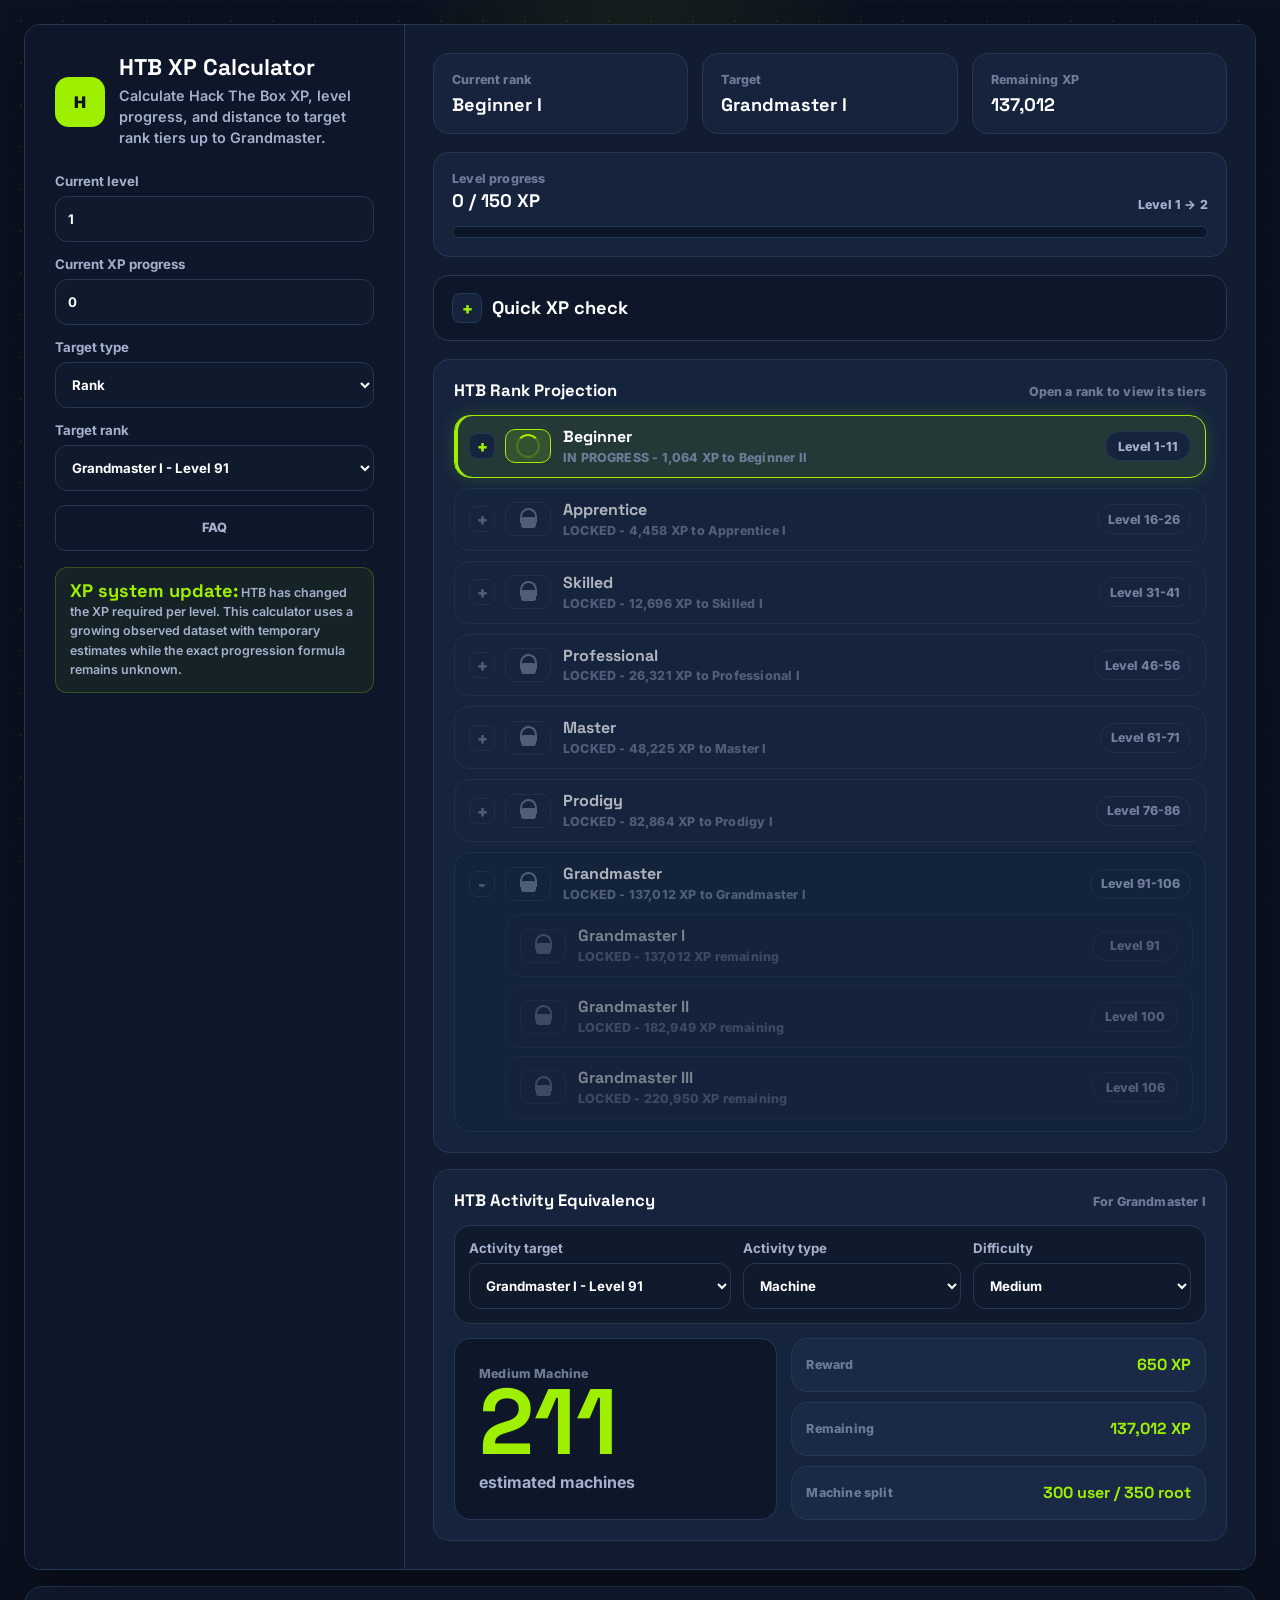
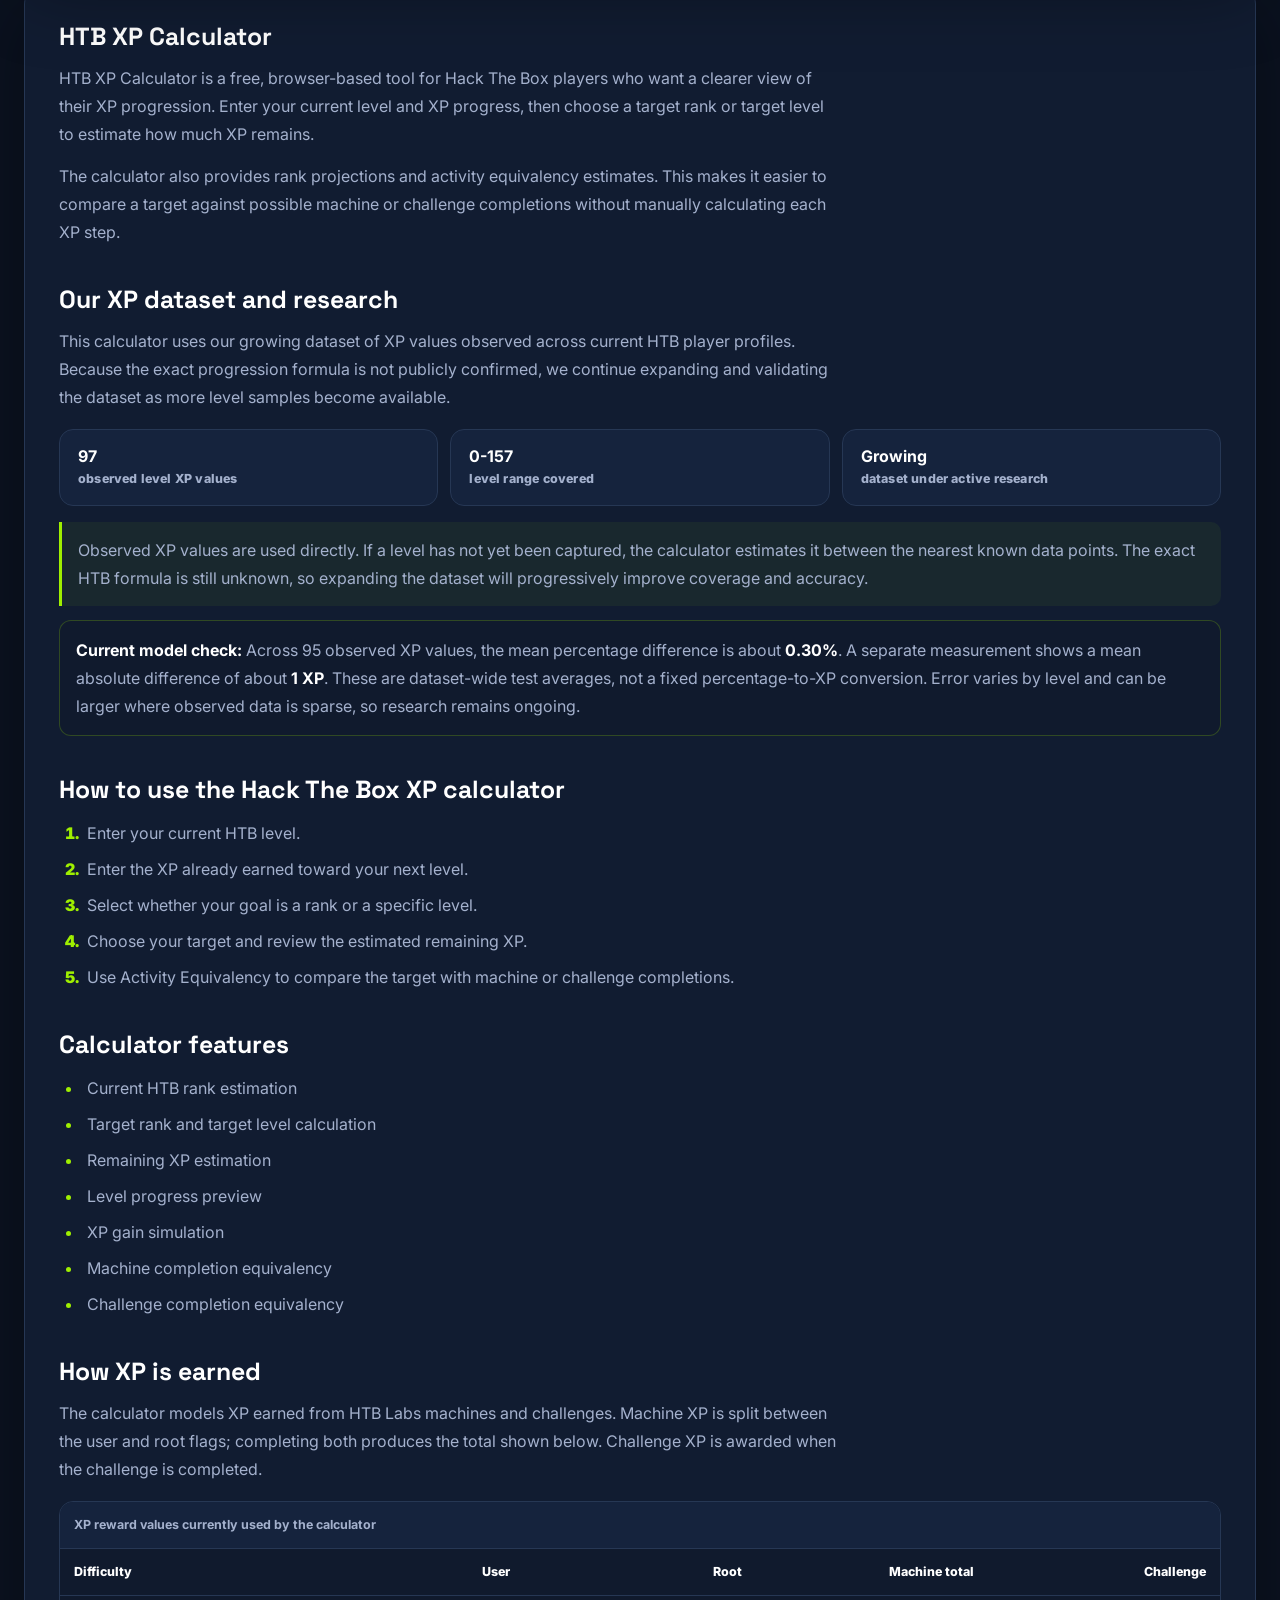
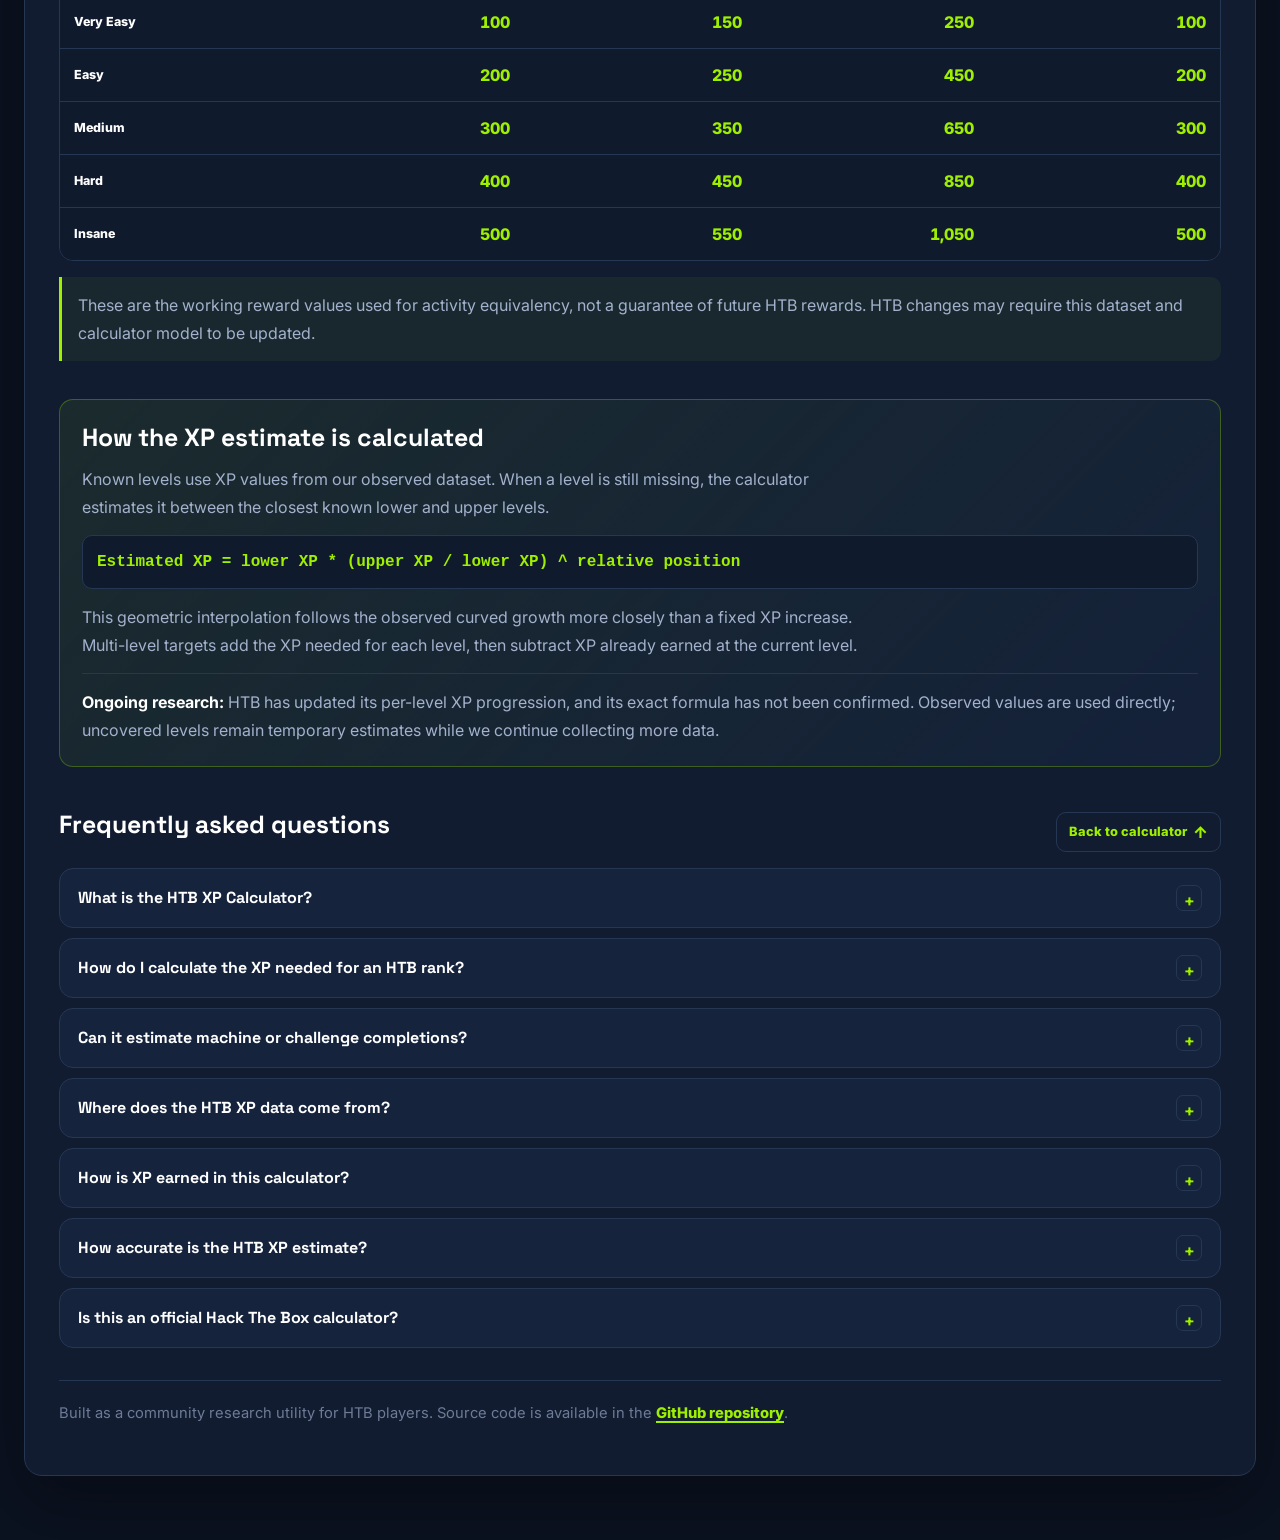
<file: index.html>
<!doctype html>
<html lang="en">
  <head>
    <meta charset="utf-8">
    <meta name="viewport" content="width=device-width, initial-scale=1">

    <title>HTB XP Calculator – Hack The Box Rank & Level Calculator</title>
    <meta
      name="description"
      content="HTB XP Calculator estimates Hack The Box level progress, remaining XP, target ranks, and activity equivalents using an actively researched XP dataset."
    >
    <meta name="author" content="Gokong">
    <meta name="robots" content="index, follow, max-image-preview:large">
    <meta name="theme-color" content="#0b1220">

    <link
      rel="canonical"
      href="https://gokongggggggg.github.io/htb-xp-calculator/"
    >

    <meta property="og:type" content="website">
    <meta property="og:site_name" content="HTB XP Calculator">
    <meta
      property="og:title"
      content="HTB XP Calculator – Rank, Level & XP Progress"
    >
    <meta
      property="og:description"
      content="Estimate Hack The Box level progress, remaining XP, target ranks, and activity equivalents with a growing, actively researched XP dataset."
    >
    <meta
      property="og:url"
      content="https://gokongggggggg.github.io/htb-xp-calculator/"
    >

    <meta name="twitter:card" content="summary">
    <meta
      name="twitter:title"
      content="HTB XP Calculator – Rank, Level & XP Progress"
    >
    <meta
      name="twitter:description"
      content="Calculate HTB level progress, remaining XP, target ranks, and activity equivalents using a growing XP dataset."
    >

    <link rel="preconnect" href="https://fonts.googleapis.com">
    <link rel="preconnect" href="https://fonts.gstatic.com" crossorigin>
    <link
      href="https://fonts.googleapis.com/css2?family=Inter:wght@500;600;700;800;900&family=Space+Grotesk:wght@600;700&display=swap"
      rel="stylesheet"
    >
    <link rel="stylesheet" href="styles.css?v=20260711-2">

    <script type="application/ld+json">
    {
      "@context": "https://schema.org",
      "@type": "WebApplication",
      "name": "HTB XP Calculator",
      "url": "https://gokongggggggg.github.io/htb-xp-calculator/",
      "description": "A community-researched calculator for estimating Hack The Box XP, level progress, target ranks, and activity equivalents with a growing observed dataset.",
      "applicationCategory": "UtilitiesApplication",
      "operatingSystem": "Any",
      "browserRequirements": "Requires JavaScript",
      "isAccessibleForFree": true,
      "author": {
        "@type": "Person",
        "name": "Gokong"
      }
    }
    </script>

    <script type="application/ld+json">
    {
      "@context": "https://schema.org",
      "@type": "FAQPage",
      "mainEntity": [
        {
          "@type": "Question",
          "name": "What is the HTB XP Calculator?",
          "acceptedAnswer": {
            "@type": "Answer",
            "text": "The HTB XP Calculator is a community-researched tool for estimating Hack The Box XP progress, remaining XP, target levels, target ranks, and activity equivalents."
          }
        },
        {
          "@type": "Question",
          "name": "How do I calculate the XP needed for an HTB rank?",
          "acceptedAnswer": {
            "@type": "Answer",
            "text": "Enter your current level and current XP progress, select Rank as the target type, and choose the rank you want to reach. The calculator displays the estimated remaining XP."
          }
        },
        {
          "@type": "Question",
          "name": "Can this calculator estimate machine or challenge completions?",
          "acceptedAnswer": {
            "@type": "Answer",
            "text": "Yes. The Activity Equivalency section estimates how many machines or challenges of a selected difficulty may be needed to reach the chosen target."
          }
        },
        {
          "@type": "Question",
          "name": "Where does the HTB XP data come from?",
          "acceptedAnswer": {
            "@type": "Answer",
            "text": "The calculator uses a growing dataset of XP values observed across current HTB player profiles. Known values are used directly, while uncovered levels use temporary estimates until more data is collected."
          }
        },
        {
          "@type": "Question",
          "name": "How is XP earned in this calculator?",
          "acceptedAnswer": {
            "@type": "Answer",
            "text": "The calculator models XP from HTB Labs machine user and root flags and from completed challenges. Reward values vary by difficulty and are used to estimate activity equivalents."
          }
        },
        {
          "@type": "Question",
          "name": "How accurate is the HTB XP estimate?",
          "acceptedAnswer": {
            "@type": "Answer",
            "text": "An internal cross-check across 95 observed XP values currently shows a mean percentage difference of about 0.30% and a separate mean absolute difference of about 1 XP. These are dataset-wide test averages, not a fixed conversion rule. Error varies by level and can be larger where observed data is sparse."
          }
        },
        {
          "@type": "Question",
          "name": "Is this an official Hack The Box tool?",
          "acceptedAnswer": {
            "@type": "Answer",
            "text": "No. This is an independent community project and is not affiliated with or endorsed by Hack The Box."
          }
        }
      ]
    }
    </script>
  </head>

  <body>
    <main class="app-shell">
      <section id="calculator" class="workspace" aria-label="HTB XP calculator">
        <aside class="control-panel">
          <div class="brand-row">
            <div class="mark" aria-hidden="true">H</div>
            <div>
              <h1>HTB XP Calculator</h1>
              <p>
                Calculate Hack The Box XP, level progress, and distance to
                target rank tiers up to Grandmaster.
              </p>
            </div>
          </div>

          <form id="calculatorForm" class="form-grid">
            <label>
              Current level
              <input
                id="currentLevel"
                type="number"
                min="0"
                max="157"
                step="1"
                value="1"
                inputmode="numeric"
              >
            </label>

            <label>
              Current XP progress
              <input
                id="currentXp"
                type="number"
                min="0"
                step="1"
                value="0"
                inputmode="numeric"
              >
            </label>

            <label>
              Target type
              <select id="targetMode">
                <option value="rank">Rank</option>
                <option value="level">Level</option>
              </select>
            </label>

            <label id="goalRankField">
              Target rank
              <select id="goalSelect"></select>
            </label>

            <label id="goalLevelField" hidden>
              Target level
              <input
                id="goalLevel"
                type="number"
                min="1"
                max="157"
                step="1"
                value="91"
                inputmode="numeric"
              >
            </label>
          </form>

          <nav class="section-nav" aria-label="Page navigation">
            <a href="#faq">FAQ</a>
          </nav>

          <p class="research-notice">
            <strong>XP system update:</strong> HTB has changed the XP required
            per level. This calculator uses a growing observed dataset with
            temporary estimates while the exact progression formula remains unknown.
          </p>
        </aside>

        <section class="results-panel" aria-label="HTB XP calculation results">
          <div class="summary-strip" aria-label="Current progress summary">
            <div>
              <span>Current rank</span>
              <strong id="currentRank">Beginner I</strong>
            </div>
            <div>
              <span>Target</span>
              <strong id="targetRank">Grandmaster I</strong>
            </div>
            <div>
              <span>Remaining XP</span>
              <strong id="targetRemainingXp">0</strong>
            </div>
          </div>

          <div class="progress-area">
            <div class="progress-header">
              <div>
                <span>Level progress</span>
                <strong id="progressLabel">0 / 0 XP</strong>
              </div>
              <span id="levelRange">Level 16 → 17</span>
            </div>
            <div
              class="progress-track"
              role="progressbar"
              aria-label="Current level XP progress"
              aria-valuemin="0"
              aria-valuemax="100"
              aria-valuenow="0"
            >
              <div id="progressFill"></div>
            </div>
          </div>

          <details class="xp-preview">
            <summary aria-describedby="xpGainTooltip">
              <div>
                <strong>Quick XP check</strong>
              </div>
              <span id="xpGainTooltip" class="xp-tooltip" role="tooltip">
                <span aria-hidden="true">i</span>
                Preview your level after adding XP from the current state.
              </span>
            </summary>

            <div class="xp-preview-body">
              <label>
                Add XP
                <input
                  id="xpGain"
                  type="number"
                  min="0"
                  max="999999"
                  step="1"
                  value="1000"
                  inputmode="numeric"
                >
              </label>

              <div class="xp-preview-result">
                <div>
                  <span>After gain</span>
                  <strong id="xpGainLevel">Level 1</strong>
                </div>
                <div>
                  <span>Rank</span>
                  <strong id="xpGainRank">Beginner I</strong>
                </div>
                <div>
                  <span>Progress</span>
                  <strong id="xpGainProgress">0 / 0 XP</strong>
                </div>
              </div>
            </div>
          </details>

          <div class="content-grid">
            <section class="card wide">
              <div class="card-heading">
                <h2>HTB Rank Projection</h2>
                <span>Open a rank to view its tiers</span>
              </div>
              <div id="rankProjection" class="rank-list"></div>
            </section>

            <section class="card wide activity-card">
              <div class="card-heading">
                <h2>HTB Activity Equivalency</h2>
                <span id="equivalencyBase">For Grandmaster I</span>
              </div>

              <div
                class="activity-controls"
                aria-label="Activity equivalency controls"
              >
                <label>
                  Activity target
                  <select id="activityGoalSelect"></select>
                </label>

                <label>
                  Activity type
                  <select id="activityType">
                    <option value="machines">Machine</option>
                    <option value="challenges">Challenge</option>
                  </select>
                </label>

                <label>
                  Difficulty
                  <select id="activityDifficulty"></select>
                </label>
              </div>

              <div class="activity-result">
                <div class="activity-number">
                  <span id="activityRewardLabel">Medium Machine</span>
                  <strong id="activityCount">0</strong>
                  <p id="activityCountLabel">estimated machines</p>
                </div>
                <div id="activityBreakdown" class="metric-list"></div>
              </div>
            </section>
          </div>
        </section>
      </section>

      <section class="seo-content" aria-labelledby="about-calculator">
        <h2 id="about-calculator">HTB XP Calculator</h2>
        <p>
          HTB XP Calculator is a free, browser-based tool for Hack The Box
          players who want a clearer view of their XP progression. Enter your
          current level and XP progress, then choose a target rank or target
          level to estimate how much XP remains.
        </p>
        <p>
          The calculator also provides rank projections and activity
          equivalency estimates. This makes it easier to compare a target
          against possible machine or challenge completions without manually
          calculating each XP step.
        </p>

        <section class="research-section" aria-labelledby="dataset-heading">
          <h2 id="dataset-heading">Our XP dataset and research</h2>
          <p>
            This calculator uses our growing dataset of XP values observed
            across current HTB player profiles. Because the exact progression
            formula is not publicly confirmed, we continue expanding and
            validating the dataset as more level samples become available.
          </p>

          <div class="research-grid" aria-label="Dataset coverage">
            <div class="research-stat">
              <strong>97</strong>
              <span>observed level XP values</span>
            </div>
            <div class="research-stat">
              <strong>0-157</strong>
              <span>level range covered</span>
            </div>
            <div class="research-stat">
              <strong>Growing</strong>
              <span>dataset under active research</span>
            </div>
          </div>

          <p class="dataset-note">
            Observed XP values are used directly. If a level has not yet been
            captured, the calculator estimates it between the nearest known data
            points. The exact HTB formula is still unknown, so expanding the
            dataset will progressively improve coverage and accuracy.
          </p>

          <p class="accuracy-summary">
            <strong>Current model check:</strong> Across 95 observed XP values,
            the mean percentage difference is about <strong>0.30%</strong>. A
            separate measurement shows a mean absolute difference of about
            <strong>1 XP</strong>. These are dataset-wide test averages, not a
            fixed percentage-to-XP conversion. Error varies by level and can be
            larger where observed data is sparse, so research remains ongoing.
          </p>
        </section>

        <h2>How to use the Hack The Box XP calculator</h2>
        <ol>
          <li>Enter your current HTB level.</li>
          <li>Enter the XP already earned toward your next level.</li>
          <li>Select whether your goal is a rank or a specific level.</li>
          <li>Choose your target and review the estimated remaining XP.</li>
          <li>
            Use Activity Equivalency to compare the target with machine or
            challenge completions.
          </li>
        </ol>

        <h2>Calculator features</h2>
        <ul>
          <li>Current HTB rank estimation</li>
          <li>Target rank and target level calculation</li>
          <li>Remaining XP estimation</li>
          <li>Level progress preview</li>
          <li>XP gain simulation</li>
          <li>Machine completion equivalency</li>
          <li>Challenge completion equivalency</li>
        </ul>

        <section class="xp-earned-section" aria-labelledby="xp-earned-heading">
          <h2 id="xp-earned-heading">How XP is earned</h2>
          <p>
            The calculator models XP earned from HTB Labs machines and
            challenges. Machine XP is split between the user and root flags;
            completing both produces the total shown below. Challenge XP is
            awarded when the challenge is completed.
          </p>

          <div class="xp-table-wrap">
            <table class="xp-reward-table">
              <caption>XP reward values currently used by the calculator</caption>
              <thead>
                <tr>
                  <th scope="col">Difficulty</th>
                  <th scope="col">User</th>
                  <th scope="col">Root</th>
                  <th scope="col">Machine total</th>
                  <th scope="col">Challenge</th>
                </tr>
              </thead>
              <tbody>
                <tr><th scope="row">Very Easy</th><td>100</td><td>150</td><td>250</td><td>100</td></tr>
                <tr><th scope="row">Easy</th><td>200</td><td>250</td><td>450</td><td>200</td></tr>
                <tr><th scope="row">Medium</th><td>300</td><td>350</td><td>650</td><td>300</td></tr>
                <tr><th scope="row">Hard</th><td>400</td><td>450</td><td>850</td><td>400</td></tr>
                <tr><th scope="row">Insane</th><td>500</td><td>550</td><td>1,050</td><td>500</td></tr>
              </tbody>
            </table>
          </div>

          <p class="dataset-note">
            These are the working reward values used for activity equivalency,
            not a guarantee of future HTB rewards. HTB changes may require this
            dataset and calculator model to be updated.
          </p>
        </section>

        <section class="formula-note" aria-labelledby="formula-heading">
          <h2 id="formula-heading">How the XP estimate is calculated</h2>
          <p>
            Known levels use XP values from our observed dataset. When a level
            is still missing, the calculator estimates it between the closest
            known lower and upper levels.
          </p>
          <p class="formula-line">
            Estimated XP = lower XP * (upper XP / lower XP) ^ relative position
          </p>
          <p>
            This geometric interpolation follows the observed curved growth
            more closely than a fixed XP increase. Multi-level targets add the
            XP needed for each level, then subtract XP already earned at the current level.
          </p>
          <p class="accuracy-note">
            <strong>Ongoing research:</strong> HTB has updated its per-level XP
            progression, and its exact formula has not been confirmed. Observed
            values are used directly; uncovered levels remain temporary estimates
            while we continue collecting more data.
          </p>
        </section>

        <section id="faq" class="faq-section" aria-labelledby="faq-heading">
          <div class="faq-heading">
            <div>
              <h2 id="faq-heading">Frequently asked questions</h2>
            </div>
            <a href="#calculator">Back to calculator <span aria-hidden="true">↑</span></a>
          </div>

          <details class="faq-item">
            <summary>What is the HTB XP Calculator?</summary>
            <p>
              It is a community-made utility that estimates Hack The Box XP
              progress, target ranks, target levels, and activity equivalents from
              the values entered by the user.
            </p>
          </details>

          <details class="faq-item">
            <summary>How do I calculate the XP needed for an HTB rank?</summary>
            <p>
              Enter your current level and XP progress, select <strong>Rank</strong>
              as the target type, and choose the rank you want to reach. The
              remaining XP estimate updates automatically.
            </p>
          </details>

          <details class="faq-item">
            <summary>Can it estimate machine or challenge completions?</summary>
            <p>
              Yes. Select an activity target, activity type, and difficulty in the
              Activity Equivalency section. The result provides an estimated number
              of completions for the selected target.
            </p>
          </details>

          <details class="faq-item">
            <summary>Where does the HTB XP data come from?</summary>
            <p>
              The calculator uses a growing dataset of XP values observed across
              current HTB player profiles. Known values are used directly, while
              uncovered levels use temporary estimates until more data is collected.
            </p>
          </details>

          <details class="faq-item">
            <summary>How is XP earned in this calculator?</summary>
            <p>
              The model uses XP from HTB Labs machine user and root flags and
              from completed challenges. Reward values vary by difficulty and
              power the activity-equivalency estimate.
            </p>
          </details>

          <details class="faq-item">
            <summary>How accurate is the HTB XP estimate?</summary>
            <p>
              An internal cross-check across 95 observed XP values currently
              shows a mean percentage difference of about 0.30% and a separate
              mean absolute difference of about 1 XP. These are dataset-wide
              test averages, not a fixed conversion rule. Error varies by level
              and can be larger where observed data is sparse.
            </p>
          </details>

          <details class="faq-item">
            <summary>Is this an official Hack The Box calculator?</summary>
            <p>
              No. This is an independent community project and is not affiliated
              with or endorsed by Hack The Box. Estimates may change if the
              platform changes its XP or rank system.
            </p>
          </details>
        </section>

        <p class="seo-note">
          Built as a community research utility for HTB players. Source code is
          available in the
          <a
            href="https://github.com/Gokongggggggg/htb-xp-calculator"
            rel="noopener noreferrer"
          >GitHub repository</a>.
        </p>
      </section>
    </main>

    <noscript>
      <p class="noscript-message">
        This calculator requires JavaScript to calculate HTB XP progression.
      </p>
    </noscript>

    <script src="app.js?v=20260711-2"></script>
  </body>
</html>
</file>
<file: styles.css>
:root {
  --bg: #0b1220;
  --bg-secondary: #111c31;
  --surface: #15233d;
  --surface-raised: #192946;
  --surface-subtle: #101a2d;
  --border: #263754;
  --accent: #9fef00;
  --accent-hover: #b8ff2c;
  --text: #ffffff;
  --text-secondary: #a4b1cd;
  --text-muted: #6e7b96;
  --shadow: 0 24px 70px rgba(0, 0, 0, 0.34);
  color-scheme: dark;
  font-family: Inter, ui-sans-serif, system-ui, -apple-system, BlinkMacSystemFont, "Segoe UI", sans-serif;
  --font-display: "Space Grotesk", Inter, ui-sans-serif, system-ui, sans-serif;
}

* {
  box-sizing: border-box;
}

[hidden] {
  display: none !important;
}

body {
  position: relative;
  min-height: 100vh;
  margin: 0;
  background: var(--bg);
  color: var(--text);
  overflow-x: hidden;
  scroll-behavior: smooth;
}

body::before,
body::after {
  position: fixed;
  inset: 0;
  pointer-events: none;
  content: "";
}

body::before {
  z-index: -2;
  background:
    radial-gradient(circle at 50% 18%, rgba(159, 239, 0, 0.13), transparent 28%),
    radial-gradient(circle at 78% 72%, rgba(159, 239, 0, 0.055), transparent 24%),
    var(--bg);
}

body::after {
  z-index: -1;
  opacity: 0.48;
  background-image:
    radial-gradient(circle, rgba(159, 239, 0, 0.22) 1px, transparent 1px),
    linear-gradient(rgba(164, 177, 205, 0.045) 1px, transparent 1px),
    linear-gradient(90deg, rgba(164, 177, 205, 0.045) 1px, transparent 1px);
  background-position: 0 0, 0 0, 0 0;
  background-size: 42px 42px, 56px 56px, 56px 56px;
  animation: cyber-drift 42s linear infinite;
}

button,
input,
select {
  font: inherit;
}

.app-shell {
  position: relative;
  z-index: 0;
  width: min(1440px, 100%);
  min-height: 100vh;
  margin: 0 auto;
  padding: 24px;
}

.workspace {
  display: grid;
  grid-template-columns: minmax(300px, 380px) 1fr;
  min-height: calc(100vh - 48px);
  overflow: hidden;
  border: 1px solid var(--border);
  border-radius: 16px;
  background: var(--bg-secondary);
  box-shadow: var(--shadow);
  animation: rise-in 280ms ease both;
}

.control-panel {
  display: flex;
  flex-direction: column;
  gap: 24px;
  padding: 30px;
  border-right: 1px solid var(--border);
  background: #0d1729;
}

.brand-row {
  display: grid;
  grid-template-columns: 50px 1fr;
  gap: 14px;
  align-items: center;
}

.mark {
  display: grid;
  width: 50px;
  height: 50px;
  place-items: center;
  border: 1px solid rgba(159, 239, 0, 0.4);
  border-radius: 14px;
  background: var(--accent);
  color: #0b1220;
  font-weight: 950;
}

h1,
h2,
p {
  margin: 0;
}

h1 {
  font-family: var(--font-display);
  font-size: 1.42rem;
  font-weight: 700;
  line-height: 1.1;
  letter-spacing: 0;
}

.brand-row p {
  margin-top: 6px;
  color: var(--text-secondary);
  font-size: 0.9rem;
  font-weight: 600;
  line-height: 1.45;
}

.section-nav {
  display: flex;
  flex-wrap: wrap;
  gap: 8px;
  margin-top: -10px;
}

.section-nav a,
.faq-heading a {
  display: inline-flex;
  align-items: center;
  justify-content: center;
  min-height: 40px;
  padding: 0 12px;
  border: 1px solid var(--border);
  border-radius: 10px;
  color: var(--text-secondary);
  font-size: 0.8rem;
  font-weight: 800;
  text-decoration: none;
  transition: border-color 180ms ease, background 180ms ease, color 180ms ease;
}

.section-nav a {
  width: 100%;
  min-height: 46px;
}

.research-notice {
  margin: -8px 0 0;
  padding: 13px 14px;
  border: 1px solid rgba(159, 239, 0, 0.24);
  border-radius: 12px;
  background: rgba(159, 239, 0, 0.06);
  color: var(--text-secondary);
  font-size: 0.78rem;
  font-weight: 600;
  line-height: 1.55;
}

.research-notice strong {
  color: var(--accent);
}

.section-nav a:hover,
.section-nav a:focus-visible,
.faq-heading a:hover,
.faq-heading a:focus-visible {
  border-color: var(--accent);
  background: rgba(159, 239, 0, 0.1);
  color: var(--accent);
}

.faq-heading span {
  margin-left: 6px;
  color: currentColor;
  font-size: 1rem;
}

.form-grid {
  display: grid;
  gap: 14px;
}

label {
  display: grid;
  gap: 7px;
  color: var(--text-secondary);
  font-size: 0.83rem;
  font-weight: 700;
}

input,
select {
  width: 100%;
  height: 46px;
  border: 1px solid var(--border);
  border-radius: 12px;
  outline: 0;
  background: var(--surface-subtle);
  color: var(--text);
  font-weight: 700;
  padding: 0 12px;
  transition: border-color 160ms ease, box-shadow 160ms ease, background 160ms ease;
}

input:hover,
select:hover {
  border-color: var(--accent-hover);
  background: #122039;
}

input:focus,
select:focus {
  border-color: var(--accent);
  box-shadow: 0 0 0 3px rgba(159, 239, 0, 0.14);
}

span {
  color: var(--text-muted);
  font-size: 0.78rem;
  font-weight: 800;
  letter-spacing: 0.015em;
  text-transform: none;
}

.results-panel {
  display: flex;
  flex-direction: column;
  gap: 18px;
  padding: 28px;
  overflow: auto;
  background: var(--bg-secondary);
}

.summary-strip {
  display: grid;
  grid-template-columns: repeat(3, minmax(0, 1fr));
  gap: 14px;
}

.summary-strip > div,
.progress-area,
.card {
  border: 1px solid var(--border);
  border-radius: 16px;
  background: var(--surface);
  transition: border-color 180ms ease, box-shadow 180ms ease, transform 180ms ease, background 180ms ease;
}

.summary-strip > div:hover,
.progress-area:hover,
.card:hover {
  transform: translateY(-2px);
  border-color: #314461;
  box-shadow: 0 16px 38px rgba(0, 0, 0, 0.22);
}

.summary-strip > div {
  display: grid;
  gap: 8px;
  min-width: 0;
  padding: 18px;
}

strong {
  min-width: 0;
  overflow-wrap: anywhere;
  color: var(--text);
  font-family: var(--font-display);
  font-size: 1.14rem;
  font-weight: 700;
  line-height: 1.12;
}

.progress-area {
  padding: 18px;
}

.xp-preview {
  position: relative;
  z-index: 3;
  overflow: visible;
  border: 1px solid var(--border);
  border-radius: 16px;
  background: #0d1729;
}

.xp-preview summary {
  position: relative;
  display: grid;
  grid-template-columns: 28px minmax(160px, 1fr);
  align-items: center;
  gap: 12px;
  min-height: 64px;
  padding: 14px 18px;
  cursor: pointer;
  list-style: none;
}

.xp-preview summary::-webkit-details-marker {
  display: none;
}

.xp-preview summary::before {
  content: "+";
  display: inline-grid;
  grid-row: 1;
  grid-column: 1;
  width: 28px;
  height: 28px;
  place-items: center;
  border: 1px solid var(--border);
  border-radius: 8px;
  background: var(--surface);
  color: var(--accent);
  font-weight: 950;
}

.xp-preview[open] summary::before {
  content: "-";
}

.xp-preview summary > div:first-child {
  grid-row: 1;
  grid-column: 2;
}

.xp-tooltip {
  position: absolute;
  left: 18px;
  bottom: calc(100% + 8px);
  z-index: 10;
  display: inline-flex;
  align-items: center;
  gap: 8px;
  max-width: min(360px, calc(100vw - 40px));
  padding: 10px 12px 10px 10px;
  border: 1px solid rgba(159, 239, 0, 0.24);
  border-radius: 12px;
  background: linear-gradient(135deg, rgba(12, 22, 40, 0.96), rgba(20, 34, 57, 0.96));
  color: var(--text-secondary);
  box-shadow: 0 16px 36px rgba(0, 0, 0, 0.34), inset 0 1px 0 rgba(255, 255, 255, 0.04);
  font-size: 0.78rem;
  font-weight: 700;
  line-height: 1.35;
  opacity: 0;
  pointer-events: none;
  transform: translateY(4px);
  transition: opacity 160ms ease, transform 160ms ease, visibility 160ms ease;
  visibility: hidden;
}

.xp-tooltip::before {
  position: absolute;
  left: 18px;
  bottom: -6px;
  width: 10px;
  height: 10px;
  border-right: 1px solid rgba(159, 239, 0, 0.24);
  border-bottom: 1px solid rgba(159, 239, 0, 0.24);
  background: #101d31;
  content: "";
  transform: rotate(45deg);
}

.xp-tooltip > span {
  display: inline-grid;
  flex: 0 0 auto;
  width: 20px;
  height: 20px;
  place-items: center;
  border: 1px solid rgba(159, 239, 0, 0.32);
  border-radius: 50%;
  background: rgba(159, 239, 0, 0.1);
  color: var(--accent);
  font-family: var(--font-display);
  font-size: 0.78rem;
  font-weight: 700;
}

.xp-preview summary:hover .xp-tooltip,
.xp-preview summary:focus-visible .xp-tooltip {
  opacity: 1;
  transform: translateY(0);
  visibility: visible;
}

.xp-preview-body {
  display: grid;
  grid-template-columns: minmax(180px, 0.42fr) 1fr;
  gap: 14px;
  padding: 0 18px 18px;
}

.xp-preview-result {
  display: grid;
  grid-template-columns: repeat(3, minmax(0, 1fr));
  gap: 10px;
}

.xp-preview-result > div {
  display: grid;
  gap: 7px;
  min-width: 0;
  padding: 14px;
  border: 1px solid var(--border);
  border-radius: 14px;
  background: var(--surface-subtle);
}

.xp-preview-result strong {
  font-size: 1rem;
}

.progress-header {
  display: flex;
  align-items: end;
  justify-content: space-between;
  gap: 16px;
  margin-bottom: 14px;
}

.progress-header > div {
  display: grid;
  gap: 5px;
}

#levelRange {
  color: var(--text-secondary);
}

.progress-track {
  height: 12px;
  overflow: hidden;
  border-radius: 999px;
  background: #0c1628;
  border: 1px solid var(--border);
}

#progressFill {
  width: 0%;
  height: 100%;
  border-radius: inherit;
  background: var(--accent);
  transition: width 220ms ease;
}

.content-grid {
  display: grid;
  gap: 16px;
}

.card {
  padding: 20px;
}

.card-heading {
  display: flex;
  align-items: baseline;
  justify-content: space-between;
  gap: 16px;
  margin-bottom: 14px;
}

h2 {
  font-family: var(--font-display);
  font-size: 1.04rem;
  font-weight: 700;
  letter-spacing: 0;
}

.rank-list,
.metric-list {
  display: grid;
  gap: 10px;
}

.rank-group,
.rank-row,
.metric-row {
  border: 1px solid var(--border);
  border-radius: 16px;
  background: var(--surface-raised);
}

.rank-group {
  overflow: hidden;
  transition: border-color 180ms ease, background 180ms ease, box-shadow 180ms ease, transform 180ms ease, opacity 180ms ease;
}

.rank-group:hover {
  transform: translateY(-1px);
  border-color: rgba(159, 239, 0, 0.38);
}

.rank-group summary,
.rank-row,
.metric-row {
  display: grid;
  grid-template-columns: minmax(120px, 1fr) auto;
  align-items: center;
  gap: 12px;
  min-height: 54px;
  padding: 12px 14px;
}

.rank-group summary {
  grid-template-columns: 24px 46px minmax(120px, 1fr) auto;
  cursor: pointer;
  list-style: none;
}

.rank-group summary::-webkit-details-marker {
  display: none;
}

.rank-group summary::before {
  content: "+";
  display: inline-grid;
  width: 24px;
  height: 24px;
  place-items: center;
  border: 1px solid var(--border);
  border-radius: 8px;
  background: var(--surface);
  color: var(--accent);
  font-weight: 950;
  transition: border-color 180ms ease, color 180ms ease, background 180ms ease;
}

.rank-group[open] summary::before {
  content: "-";
  border-color: rgba(159, 239, 0, 0.42);
}

.status-icon {
  position: relative;
  display: inline-grid;
  width: 46px;
  height: 34px;
  place-items: center;
  border: 1px solid var(--border);
  border-radius: 10px;
  background: var(--surface);
  color: var(--text-muted);
  font-weight: 950;
}

.status-icon::before {
  display: block;
  content: "";
}

.tier-list {
  display: grid;
  gap: 8px;
  padding: 0 12px 12px 50px;
  animation: reveal 160ms ease both;
}

.tier-list .rank-row {
  grid-template-columns: 46px minmax(120px, 1fr) auto;
  background: #12203a;
}

.rank-group.is-complete,
.rank-row.is-complete {
  border-color: rgba(164, 177, 205, 0.28);
  background: rgba(164, 177, 205, 0.045);
}

.rank-group.is-complete .status-icon,
.rank-row.is-complete .status-icon {
  border-color: rgba(164, 177, 205, 0.22);
  background: rgba(164, 177, 205, 0.07);
  color: var(--text-secondary);
}

.rank-group.is-complete .status-icon::before,
.rank-row.is-complete .status-icon::before {
  content: "✓";
  color: var(--text-secondary);
  font-size: 1.1rem;
  line-height: 1;
}

.rank-group.is-complete .rank-meta strong,
.rank-row.is-complete .rank-meta strong {
  color: var(--text-secondary);
}

.rank-group.is-complete span,
.rank-row.is-complete span {
  color: var(--text-muted);
}

.rank-group.is-current,
.rank-row.is-current {
  border-color: var(--accent);
  background: rgba(159, 239, 0, 0.1);
  box-shadow: inset 3px 0 0 var(--accent);
}

.rank-group.is-current {
  box-shadow: inset 3px 0 0 var(--accent), 0 0 18px rgba(159, 239, 0, 0.18);
}

.rank-group.is-current .status-icon,
.rank-row.is-current .status-icon {
  border-color: var(--accent);
  background: rgba(159, 239, 0, 0.14);
  color: var(--accent);
}

.rank-group.is-current .status-icon::before,
.rank-row.is-current .status-icon::before {
  width: 20px;
  height: 20px;
  border: 2px solid rgba(159, 239, 0, 0.22);
  border-top-color: var(--accent);
  border-radius: 50%;
  animation: spinner-rotate 1.4s linear infinite;
}

.rank-group.is-next,
.rank-row.is-next {
  border-color: #314461;
  background: #172842;
}

.rank-group.is-next .status-icon,
.rank-row.is-next .status-icon {
  background: #111c31;
  color: var(--text-secondary);
}

.rank-group.is-locked,
.rank-row.is-locked {
  border-color: var(--border);
  background: var(--surface);
  opacity: 0.66;
}

.rank-group.is-locked summary::before {
  border-color: var(--border);
  background: var(--surface);
  color: var(--text-muted);
}

.rank-group.is-locked .status-icon,
.rank-row.is-locked .status-icon {
  border-color: var(--border);
  background: var(--surface);
  color: var(--text-muted);
}

.rank-group.is-next .status-icon::before,
.rank-row.is-next .status-icon::before,
.rank-group.is-locked .status-icon::before,
.rank-row.is-locked .status-icon::before {
  width: 15px;
  height: 11px;
  margin-top: 6px;
  border-radius: 3px;
  background: currentColor;
  box-shadow: 0 -8px 0 -4px transparent;
}

.rank-group.is-next .status-icon::after,
.rank-row.is-next .status-icon::after,
.rank-group.is-locked .status-icon::after,
.rank-row.is-locked .status-icon::after {
  position: absolute;
  width: 13px;
  height: 13px;
  margin-top: -8px;
  border: 2px solid currentColor;
  border-bottom: 0;
  border-radius: 9px 9px 0 0;
  content: "";
}

.rank-meta {
  display: grid;
  gap: 4px;
}

.rank-meta strong {
  font-size: 1rem;
}

.pill {
  display: inline-flex;
  align-items: center;
  justify-content: center;
  min-width: 86px;
  min-height: 30px;
  padding: 5px 10px;
  border: 1px solid var(--border);
  border-radius: 999px;
  background: var(--surface);
  color: var(--text-secondary);
  font-size: 0.78rem;
  font-weight: 800;
}

.rank-row.is-complete .pill {
  border-color: rgba(164, 177, 205, 0.2);
  background: rgba(164, 177, 205, 0.06);
  color: var(--text-muted);
}

.rank-row.is-current .pill {
  border-color: var(--accent);
  background: rgba(159, 239, 0, 0.14);
  color: var(--accent);
}

.activity-card {
  background: var(--surface);
}

.activity-controls {
  display: grid;
  grid-template-columns: minmax(180px, 1.2fr) repeat(2, minmax(140px, 1fr));
  gap: 12px;
  margin-bottom: 14px;
  padding: 14px;
  border: 1px solid var(--border);
  border-radius: 16px;
  background: var(--surface-subtle);
}

.activity-result {
  display: grid;
  grid-template-columns: minmax(220px, 0.78fr) 1fr;
  gap: 14px;
}

.activity-number {
  display: grid;
  align-content: center;
  min-height: 180px;
  padding: 24px;
  border: 1px solid var(--border);
  border-radius: 16px;
  background: #0d1729;
  color: var(--text);
}

.activity-number strong {
  color: var(--accent);
  font-family: var(--font-display);
  font-size: clamp(3rem, 8vw, 5.8rem);
  font-weight: 700;
  line-height: 0.9;
}

.activity-number p {
  margin-top: 8px;
  color: var(--text-secondary);
  font-weight: 700;
}

.metric-row {
  background: var(--surface-raised);
}

.metric-row strong {
  color: var(--accent);
  font-size: 1rem;
  text-align: right;
}

@keyframes rise-in {
  from {
    opacity: 0;
    transform: translateY(8px);
  }
  to {
    opacity: 1;
    transform: translateY(0);
  }
}

@keyframes reveal {
  from {
    opacity: 0;
    transform: translateY(-4px);
  }
  to {
    opacity: 1;
    transform: translateY(0);
  }
}

@keyframes cyber-drift {
  from {
    background-position: 0 0, 0 0, 0 0;
  }
  to {
    background-position: 84px 42px, 56px 56px, 56px 56px;
  }
}

@keyframes spinner-rotate {
  to {
    transform: rotate(360deg);
  }
}

@media (prefers-reduced-motion: reduce) {
  *,
  *::before,
  *::after {
    animation-duration: 1ms !important;
    transition-duration: 1ms !important;
  }

  body::after,
  .rank-group.is-current .status-icon::before,
  .rank-row.is-current .status-icon::before {
    animation: none !important;
  }
}

@media (max-width: 980px) {
  .app-shell {
    padding: 12px;
  }

  .workspace {
    grid-template-columns: 1fr;
  }

  .control-panel {
    border-right: 0;
    border-bottom: 1px solid var(--border);
  }

  .summary-strip,
  .activity-result,
  .activity-controls,
  .xp-preview-body,
  .xp-preview-result {
    grid-template-columns: 1fr;
  }
}

@media (max-width: 640px) {
  .app-shell {
    padding: 0;
  }

  .workspace {
    min-height: 100vh;
    border: 0;
    border-radius: 0;
  }

  .control-panel,
  .results-panel {
    padding: 20px;
  }

  .brand-row {
    grid-template-columns: 44px 1fr;
  }

  .mark {
    width: 44px;
    height: 44px;
  }

  .progress-header,
  .card-heading,
  .xp-preview summary,
  .rank-group summary,
  .rank-row,
  .metric-row {
    align-items: start;
    grid-template-columns: 1fr;
  }

  .xp-preview summary::before {
    grid-column: 1;
    grid-row: auto;
    justify-self: start;
    margin-right: 0;
  }

  .xp-tooltip {
    left: 0;
    bottom: calc(100% + 6px);
    max-width: calc(100vw - 32px);
  }

  .tier-list {
    padding-left: 12px;
  }

  .progress-header,
  .card-heading {
    display: grid;
  }
}

/* -------------------------------------------------
   SEO and supporting content
-------------------------------------------------- */

.seo-content {
  display: block;
  width: 100%;
  max-width: none;
  margin: 16px 0 40px;
  padding: 34px;
  border: 1px solid var(--border);
  border-radius: 18px;
  background: var(--bg-secondary);
  box-shadow: var(--shadow);
  color: var(--text-secondary);
  line-height: 1.75;
}

.research-section,
.xp-earned-section {
  margin-top: 38px;
}

.research-grid {
  display: grid;
  grid-template-columns: repeat(3, minmax(0, 1fr));
  gap: 12px;
  margin-top: 18px;
}

.research-stat {
  display: grid;
  gap: 6px;
  min-width: 0;
  padding: 18px;
  border: 1px solid var(--border);
  border-radius: 14px;
  background: var(--surface);
}

.research-stat strong {
  color: var(--accent);
  font-family: var(--font-display);
  font-size: clamp(1.35rem, 3vw, 2rem);
  line-height: 1;
}

.research-stat span {
  color: var(--text-secondary);
  font-size: 0.78rem;
  line-height: 1.4;
}

.dataset-note {
  max-width: none !important;
  margin-top: 16px !important;
  padding: 14px 16px;
  border-left: 3px solid var(--accent);
  border-radius: 0 10px 10px 0;
  background: rgba(159, 239, 0, 0.055);
}

.accuracy-summary {
  max-width: none !important;
  margin-top: 12px !important;
  padding: 15px 16px;
  border: 1px solid rgba(159, 239, 0, 0.22);
  border-radius: 12px;
  background: var(--surface-subtle);
}

.accuracy-summary strong {
  color: var(--accent);
}

.xp-table-wrap {
  margin-top: 18px;
  overflow: hidden;
  border: 1px solid var(--border);
  border-radius: 14px;
}

.xp-reward-table {
  width: 100%;
  border-collapse: collapse;
  table-layout: fixed;
  background: var(--surface-subtle);
  font-variant-numeric: tabular-nums;
}

.xp-reward-table caption {
  padding: 12px 14px;
  border-bottom: 1px solid var(--border);
  background: var(--surface);
  color: var(--text-secondary);
  font-size: 0.78rem;
  font-weight: 700;
  text-align: left;
}

.xp-reward-table th,
.xp-reward-table td {
  padding: 12px 14px;
  border-bottom: 1px solid var(--border);
  color: var(--text-secondary);
  overflow-wrap: anywhere;
  text-align: right;
}

.xp-reward-table th {
  color: var(--text);
  font-size: 0.78rem;
  font-weight: 800;
}

.xp-reward-table th:first-child {
  text-align: left;
}

.xp-reward-table tbody td {
  color: var(--accent);
  font-weight: 800;
}

.xp-reward-table tbody tr:last-child > * {
  border-bottom: 0;
}

.faq-section {
  margin-top: 42px;
  scroll-margin-top: 24px;
}

.faq-heading {
  display: flex;
  align-items: end;
  justify-content: space-between;
  gap: 20px;
  margin-bottom: 16px;
}

.faq-heading h2 {
  margin: 4px 0 0;
}

.faq-item {
  overflow: hidden;
  margin-top: 10px;
  border: 1px solid var(--border);
  border-radius: 14px;
  background: var(--surface);
  transition: border-color 180ms ease, background 180ms ease;
}

.faq-item:hover,
.faq-item[open] {
  border-color: rgba(159, 239, 0, 0.42);
  background: var(--surface-raised);
}

.faq-item summary {
  display: flex;
  align-items: center;
  justify-content: space-between;
  gap: 16px;
  min-height: 58px;
  padding: 14px 18px;
  color: var(--text);
  cursor: pointer;
  font-family: var(--font-display);
  font-size: 1rem;
  font-weight: 700;
  list-style: none;
}

.faq-item summary::-webkit-details-marker {
  display: none;
}

.faq-item summary::after {
  display: grid;
  flex: 0 0 auto;
  width: 24px;
  height: 24px;
  place-items: center;
  border: 1px solid var(--border);
  border-radius: 7px;
  color: var(--accent);
  content: "+";
  font-family: Inter, sans-serif;
}

.faq-item[open] summary::after {
  content: "−";
}

.faq-item p {
  max-width: none;
  margin: 0;
  padding: 0 18px 18px;
}

.formula-note {
  margin-top: 38px;
  padding: 22px;
  border: 1px solid rgba(159, 239, 0, 0.28);
  border-radius: 14px;
  background: linear-gradient(135deg, rgba(159, 239, 0, 0.07), rgba(21, 35, 61, 0.72));
}

.formula-note h2 {
  margin-top: 0;
}

.formula-line {
  max-width: none !important;
  padding: 12px 14px;
  border: 1px solid var(--border);
  border-radius: 10px;
  background: var(--surface-subtle);
  color: var(--accent) !important;
  font-family: ui-monospace, SFMono-Regular, Consolas, "Liberation Mono", monospace;
  font-weight: 800;
  overflow-wrap: anywhere;
}

.accuracy-note {
  max-width: none !important;
  margin-bottom: 0 !important;
  padding-top: 14px;
  border-top: 1px solid var(--border);
}

.seo-content h2,
.seo-content h3 {
  color: var(--text);
  font-family: var(--font-display);
}

.seo-content h2 {
  margin: 38px 0 12px;
  font-size: clamp(1.2rem, 2vw, 1.55rem);
  line-height: 1.25;
}

.seo-content h2:first-child {
  margin-top: 0;
}

.seo-content h3 {
  margin: 26px 0 8px;
  font-size: 1.02rem;
  line-height: 1.35;
}

.seo-content p {
  max-width: 78ch;
  margin: 0 0 14px;
  color: var(--text-secondary);
}

.seo-content ol,
.seo-content ul {
  display: grid;
  max-width: 78ch;
  gap: 8px;
  margin: 14px 0 0;
  padding-left: 24px;
}

.seo-content li {
  padding-left: 4px;
  color: var(--text-secondary);
}

.seo-content li::marker {
  color: var(--accent);
  font-weight: 900;
}

.seo-content strong {
  color: var(--text);
  font-family: inherit;
  font-size: inherit;
}

.seo-content a {
  color: var(--accent);
  font-weight: 800;
  text-decoration-thickness: 2px;
  text-underline-offset: 3px;
  transition: color 160ms ease;
}

.seo-content a:hover,
.seo-content a:focus-visible {
  color: var(--accent-hover);
}

.seo-note {
  max-width: none !important;
  margin-top: 32px !important;
  padding-top: 20px;
  border-top: 1px solid var(--border);
  color: var(--text-muted) !important;
  font-size: 0.92rem;
}

.noscript-message {
  width: min(calc(100% - 32px), 980px);
  margin: 20px auto;
  padding: 16px;
  border: 1px solid var(--border);
  border-radius: 12px;
  background: var(--surface);
  color: var(--text-secondary);
  text-align: center;
}

a:focus-visible,
summary:focus-visible,
input:focus-visible,
select:focus-visible {
  outline: 2px solid var(--accent);
  outline-offset: 3px;
}

.seo-content,
.summary-strip,
.activity-result,
.rank-list,
.metric-list {
  min-width: 0;
}

.seo-content a,
.seo-content p,
.seo-content li {
  overflow-wrap: anywhere;
}

@media (max-width: 980px) {
  .seo-content {
    width: 100%;
    margin: 12px 0 24px;
    padding: 28px;
  }
}

@media (max-width: 640px) {
  .seo-content {
    width: 100%;
    margin: 0 auto;
    padding: 22px;
    border-radius: 16px;
  }

  .seo-content h2 {
    margin-top: 32px;
  }

  .seo-content ol,
  .seo-content ul {
    padding-left: 20px;
  }

  .research-grid {
    grid-template-columns: 1fr;
  }

  .xp-reward-table th,
  .xp-reward-table td {
    padding: 9px 6px;
    font-size: 0.7rem;
  }

  .faq-heading {
    align-items: start;
    flex-direction: column;
  }

  .faq-heading a {
    width: 100%;
  }
}
</file>
